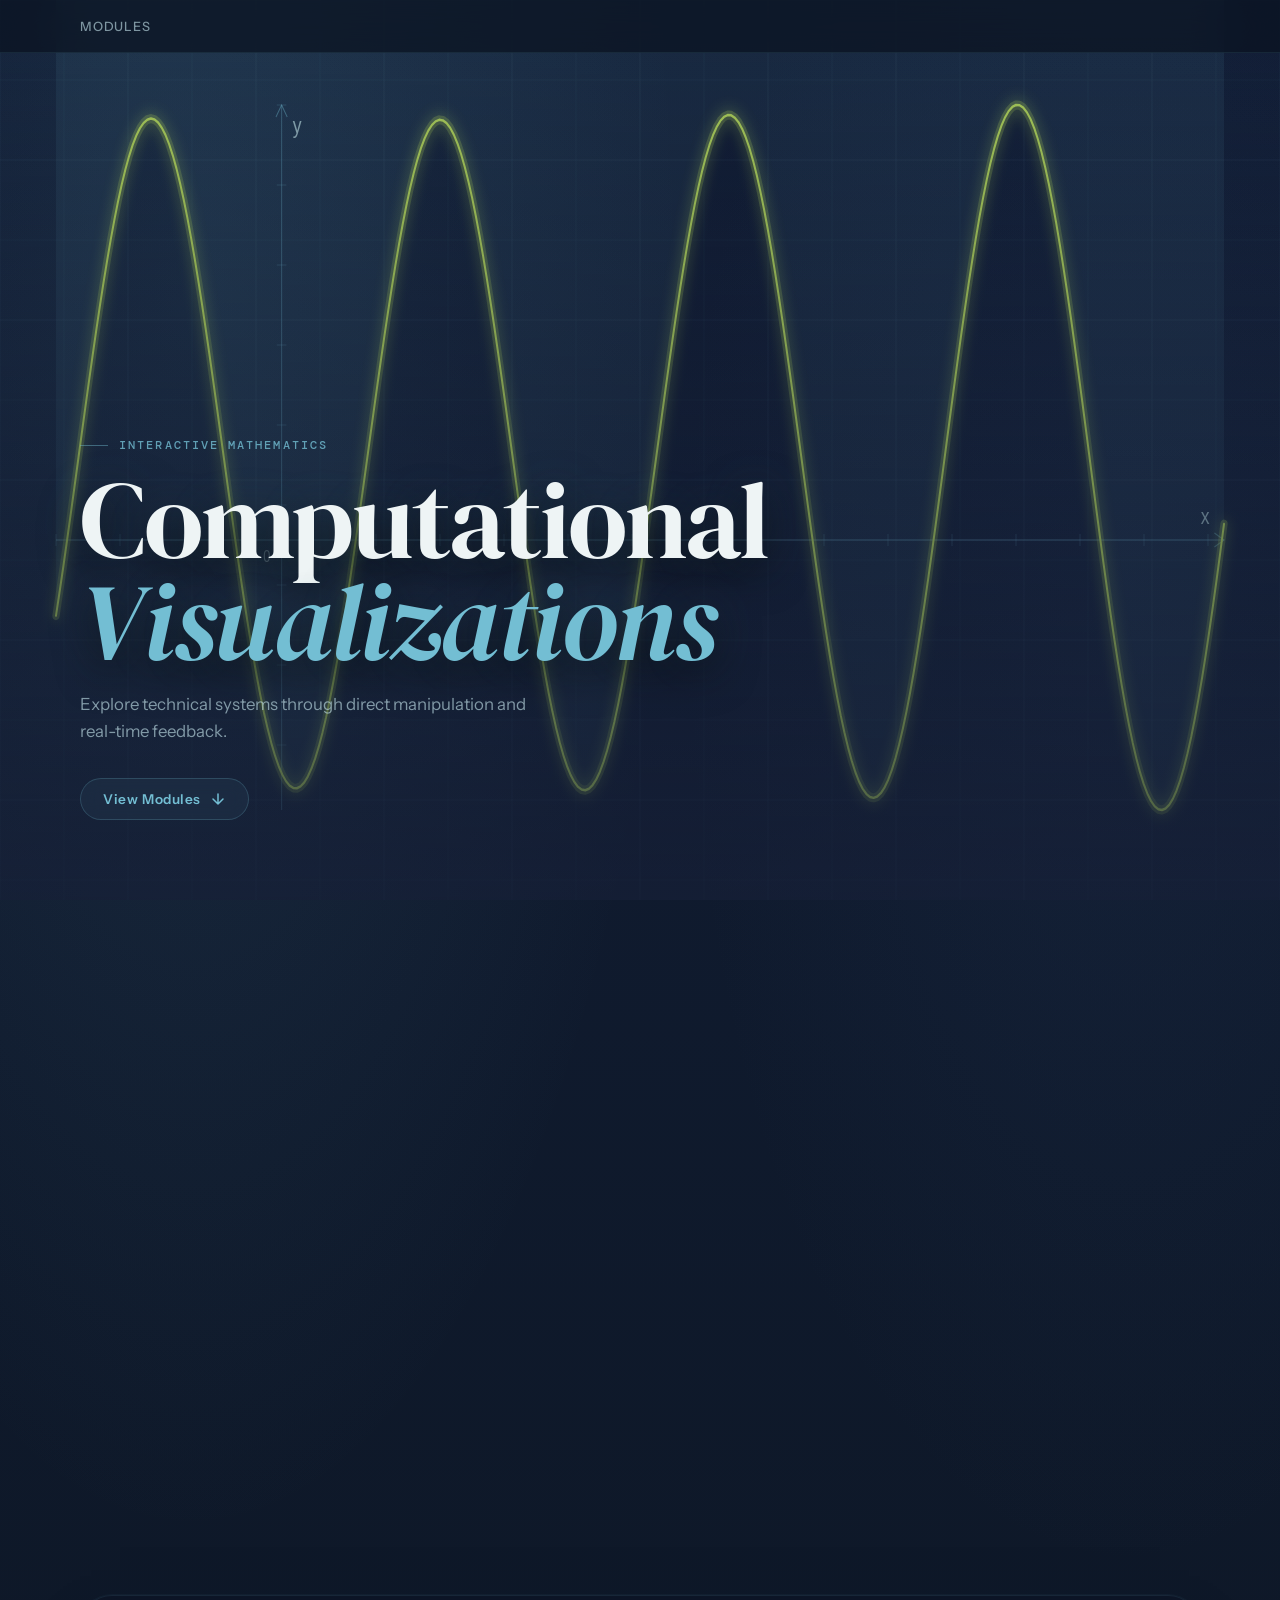
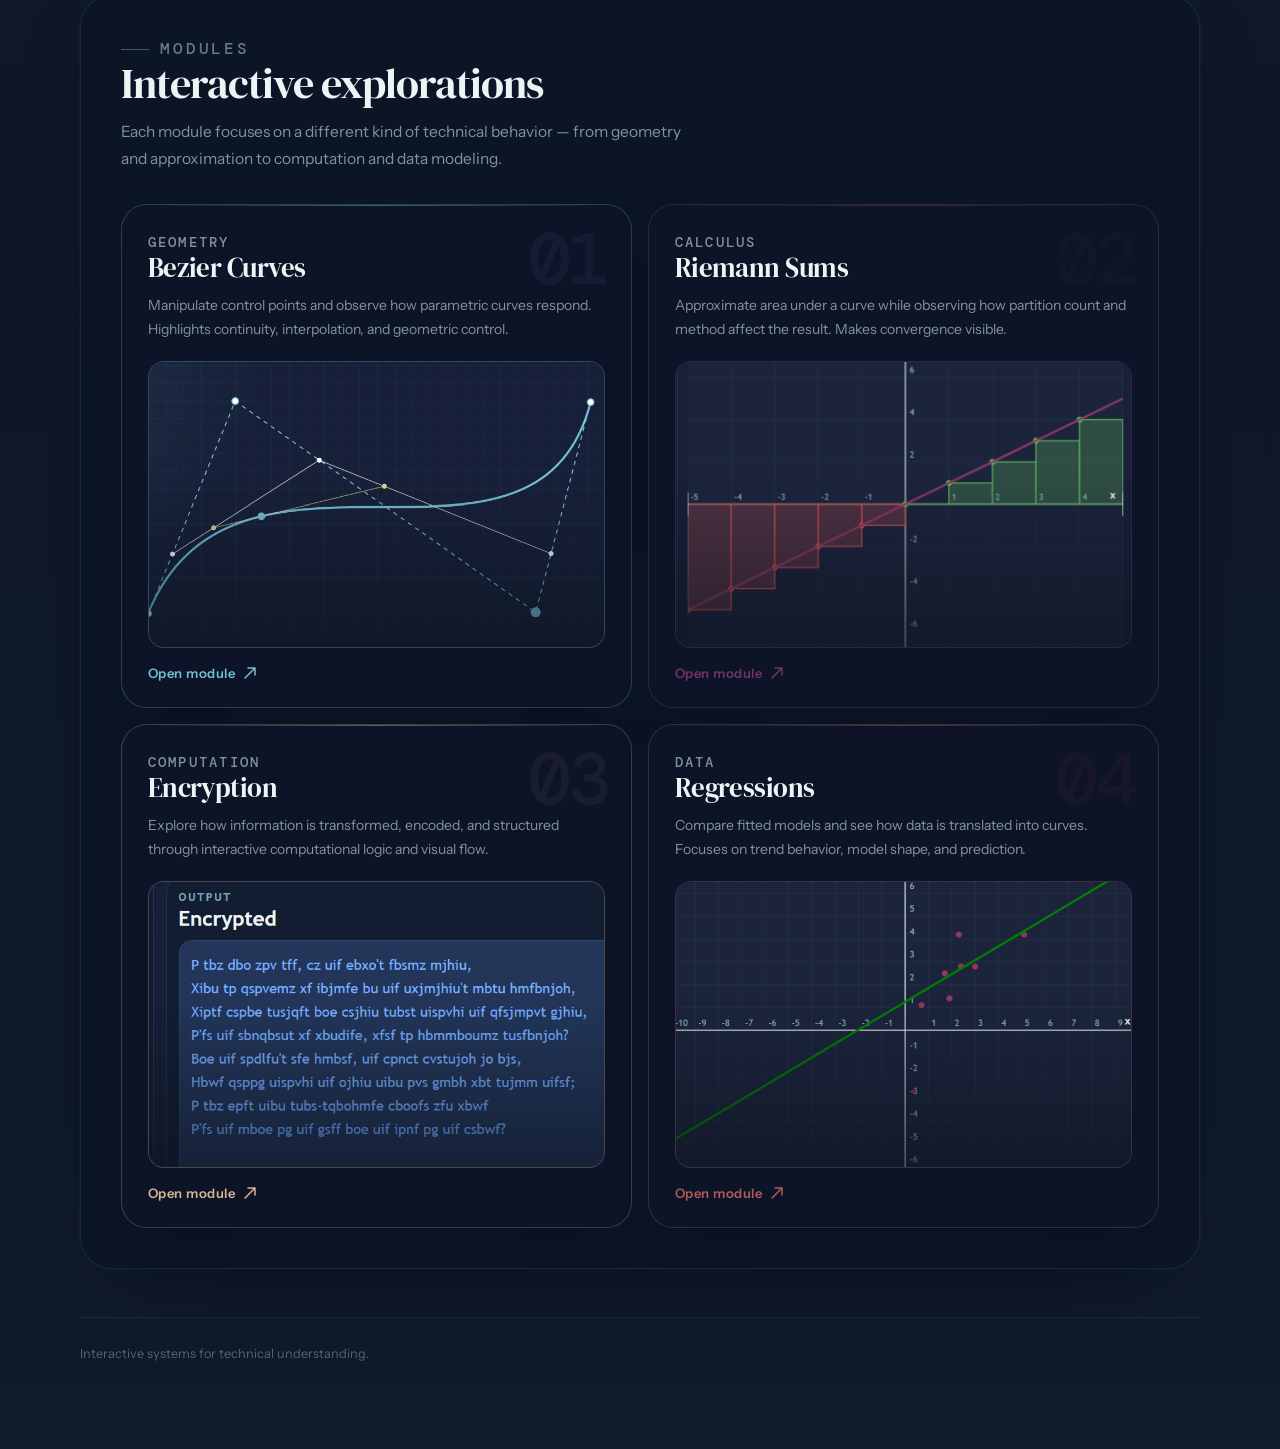
<file: index.html>
<!DOCTYPE html>
<html lang="en">
<head>
    <meta charset="UTF-8">
    <meta name="viewport" content="width=device-width, initial-scale=1.0">
    <title>Computational Visualizations</title>
    <link rel="preconnect" href="https://fonts.googleapis.com">
    <link rel="preconnect" href="https://fonts.gstatic.com" crossorigin>
    <link href="https://fonts.googleapis.com/css2?family=DM+Serif+Display:ital@0;1&family=DM+Mono:wght@400;500&family=Instrument+Sans:wght@400;500;600&display=swap" rel="stylesheet">
    <link rel="stylesheet" href="palette.css">
    <link rel="stylesheet" href="styles.css">
</head>
<body>
    <nav class="site-nav" aria-label="Site navigation">
        <div class="nav-inner">
            
            <div class="nav-links">
                <a href="#projects">Modules</a>
            </div>
        </div>
    </nav>

    <main class="page">
        <section class="hero-stage" aria-label="Animated graph introduction">
            <div class="hero-sticky">
                <div class="graph-backdrop" id="graph-backdrop">
                    <svg id="graph-svg" class="graph-svg" viewBox="0 0 1600 900" preserveAspectRatio="none" aria-hidden="true">
                        <defs>
                            <filter id="glow">
                                <feGaussianBlur stdDeviation="8" result="blur"></feGaussianBlur>
                                <feMerge>
                                    <feMergeNode in="blur"></feMergeNode>
                                    <feMergeNode in="SourceGraphic"></feMergeNode>
                                </feMerge>
                            </filter>
                            <linearGradient id="scan-gradient" x1="0%" x2="100%" y1="0%" y2="0%">
                                <stop offset="0%" stop-color="rgba(115,190,211,0)"></stop>
                                <stop offset="50%" stop-color="rgba(115,190,211,0.07)"></stop>
                                <stop offset="100%" stop-color="rgba(115,190,211,0)"></stop>
                            </linearGradient>
                            <linearGradient id="hero-fade" x1="0%" x2="0%" y1="0%" y2="100%">
                                <stop offset="0%" stop-color="rgba(23,32,56,0)"></stop>
                                <stop offset="100%" stop-color="rgba(23,32,56,0.65)"></stop>
                            </linearGradient>
                        </defs>

                        <g id="graph-grid"></g>
                        <g id="graph-axes"></g>
                        <g id="graph-ticks"></g>
                        <g id="graph-labels"></g>
                        <g id="graph-ornaments"></g>

                        <path id="graph-fill" class="graph-fill"></path>
                        <path id="graph-line-glow" class="graph-line-glow"></path>
                        <path id="graph-line" class="graph-line"></path>
                        <rect x="0" y="0" width="1600" height="900" fill="url(#hero-fade)" pointer-events="none"></rect>
                    </svg>
                </div>

                <div class="hero-overlay">
                    <div class="hero-content">
                        <p class="eyebrow">
                            <span class="eyebrow-line"></span>
                            Interactive Mathematics
                        </p>
                        <h1>Computational<br><em>Visualizations</em></h1>
                        <p class="hero-sub">Explore technical systems through direct manipulation and real-time feedback.</p>
                        <a href="#projects" class="hero-cta">
                            <span>View Modules</span>
                            <svg width="16" height="16" viewBox="0 0 16 16" fill="none" aria-hidden="true">
                                <path d="M8 3L8 13M8 13L3 8M8 13L13 8" stroke="currentColor" stroke-width="1.5" stroke-linecap="round" stroke-linejoin="round"/>
                            </svg>
                        </a>
                    </div>
                </div>
            </div>
        </section>

        <section class="content-shell">

            <section class="projects-section" id="projects" aria-labelledby="projects-title">
                <div class="section-heading">
                    <p class="eyebrow">
                        <span class="eyebrow-line"></span>
                        Modules
                    </p>
                    <h2 id="projects-title">Interactive explorations</h2>
                    <p>
                        Each module focuses on a different kind of technical behavior —
                        from geometry and approximation to computation and data modeling.
                    </p>
                </div>

                <div class="project-grid">
                    <article class="project-card project-bezier" id="bezier">
                        <div class="card-shine"></div>
                        <div class="card-number">01</div>
                        <p class="project-label">Geometry</p>
                        <h3>Bezier Curves</h3>
                        <p>
                            Manipulate control points and observe how parametric curves respond.
                            Highlights continuity, interpolation, and geometric control.
                        </p>
                        <figure class="project-media">
                            <img src="Public/Bezier.png" alt="Screenshot of the Bezier curve visualization">
                            <div class="media-overlay"></div>
                        </figure>
                        <a href="BezierCurves/Bezier.html" class="card-link">
                            Open module
                            <svg width="14" height="14" viewBox="0 0 14 14" fill="none" aria-hidden="true">
                                <path d="M2 12L12 2M12 2H5M12 2V9" stroke="currentColor" stroke-width="1.5" stroke-linecap="round" stroke-linejoin="round"/>
                            </svg>
                        </a>
                    </article>

                    <article class="project-card project-riemann" id="riemann">
                        <div class="card-shine"></div>
                        <div class="card-number">02</div>
                        <p class="project-label">Calculus</p>
                        <h3>Riemann Sums</h3>
                        <p>
                            Approximate area under a curve while observing how partition count
                            and method affect the result. Makes convergence visible.
                        </p>
                        <figure class="project-media">
                            <img src="Public/ReimannSum.png" alt="Screenshot of the Riemann sum visualization">
                            <div class="media-overlay"></div>
                        </figure>
                        <a href="ReimannSum/Reimann.html" class="card-link">
                            Open module
                            <svg width="14" height="14" viewBox="0 0 14 14" fill="none" aria-hidden="true">
                                <path d="M2 12L12 2M12 2H5M12 2V9" stroke="currentColor" stroke-width="1.5" stroke-linecap="round" stroke-linejoin="round"/>
                            </svg>
                        </a>
                    </article>

                    <article class="project-card project-encryption" id="encryption">
                        <div class="card-shine"></div>
                        <div class="card-number">03</div>
                        <p class="project-label">Computation</p>
                        <h3>Encryption</h3>
                        <p>
                            Explore how information is transformed, encoded, and structured
                            through interactive computational logic and visual flow.
                        </p>
                        <figure class="project-media">
                            <img src="Public/Enrcyption.png" alt="Screenshot of the encryption visualization">
                            <div class="media-overlay"></div>
                        </figure>
                        <a href="Encryption/Encryption.html" class="card-link">
                            Open module
                            <svg width="14" height="14" viewBox="0 0 14 14" fill="none" aria-hidden="true">
                                <path d="M2 12L12 2M12 2H5M12 2V9" stroke="currentColor" stroke-width="1.5" stroke-linecap="round" stroke-linejoin="round"/>
                            </svg>
                        </a>
                    </article>

                    <article class="project-card project-regressions" id="regressions">
                        <div class="card-shine"></div>
                        <div class="card-number">04</div>
                        <p class="project-label">Data</p>
                        <h3>Regressions</h3>
                        <p>
                            Compare fitted models and see how data is translated into curves.
                            Focuses on trend behavior, model shape, and prediction.
                        </p>
                        <figure class="project-media">
                            <img src="Public/Regression.png" alt="Screenshot of the regression visualization">
                            <div class="media-overlay"></div>
                        </figure>
                        <a href="Regressions/Regressions.html" class="card-link">
                            Open module
                            <svg width="14" height="14" viewBox="0 0 14 14" fill="none" aria-hidden="true">
                                <path d="M2 12L12 2M12 2H5M12 2V9" stroke="currentColor" stroke-width="1.5" stroke-linecap="round" stroke-linejoin="round"/>
                            </svg>
                        </a>
                    </article>
                </div>
            </section>

            <footer class="site-footer">
                <div class="footer-inner">
                    <p>Interactive systems for technical understanding.</p>
                </div>
            </footer>
        </section>
    </main>

    <script src="main.js"></script>
</body>
</html>
</file>
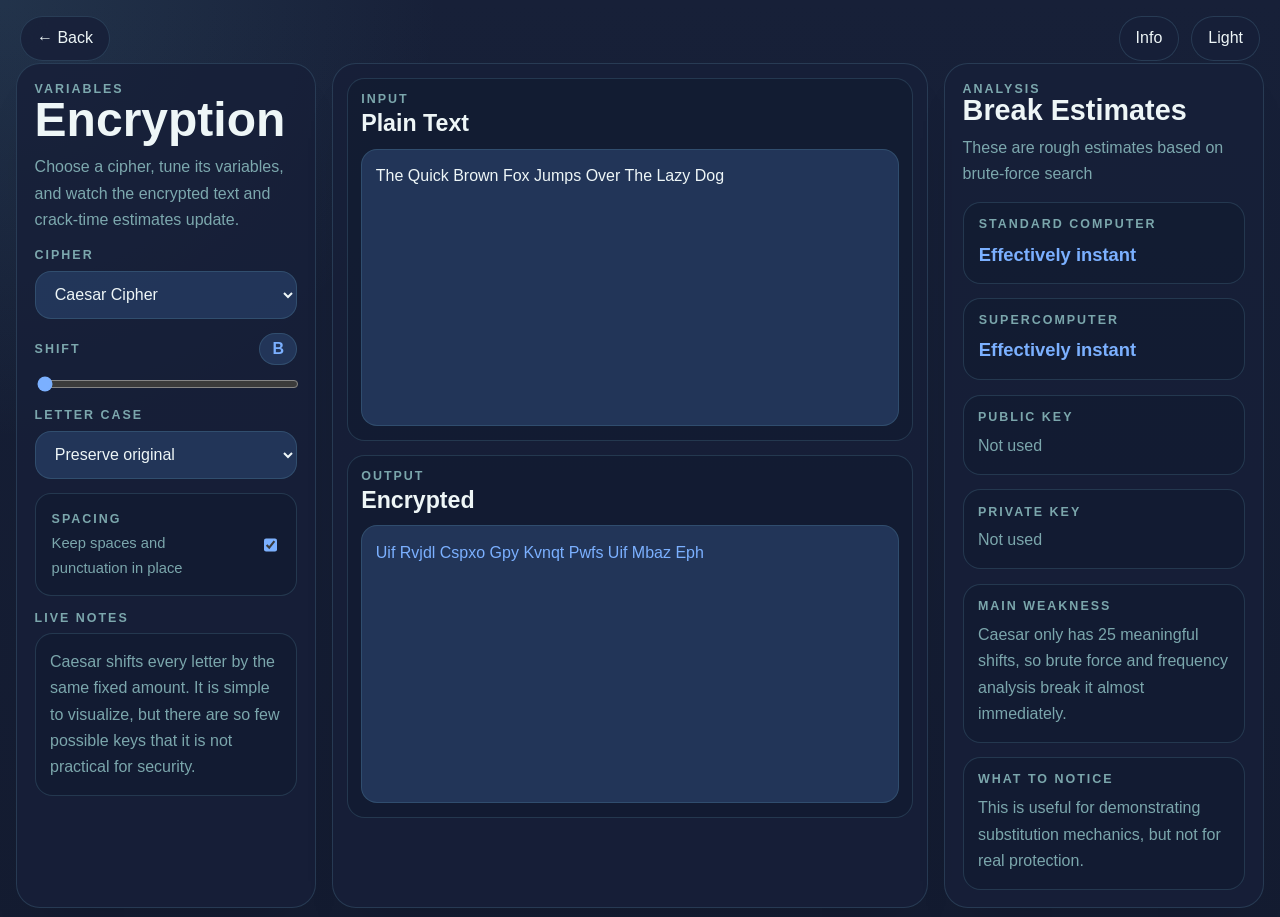
<file: Encryption/Encryption.html>
<!DOCTYPE html>
<html lang="en">
<head>
    <meta charset="UTF-8">
    <meta name="viewport" content="width=device-width, initial-scale=1.0">
    <title>Encryption | Technical Visualizations</title>
    <link rel="stylesheet" href="../palette.css">
    <link rel="stylesheet" href="Encryption.css">
</head>
<body>
    <header class="page-header">
        <a class="back-link" href="../index.html" aria-label="Back to project list">&larr; Back</a>
        <div class="header-actions">
            <button id="info-toggle" class="info-toggle" type="button" aria-label="Open Encryption information">Info</button>
            <button id="theme-toggle" class="theme-toggle" type="button" aria-label="Switch to light mode">Light</button>
        </div>
    </header>

    <main class="workspace">
        <section class="encryption-shell">
            <aside class="controls-panel" aria-label="Encryption variables">
                <div class="panel-header">
                    <p class="eyebrow">Variables</p>
                    <h1>Encryption</h1>
                    <p class="panel-copy">Choose a cipher, tune its variables, and watch the encrypted text and crack-time estimates update.</p>
                </div>

                <div class="control-group">
                    <label class="label" for="algorithm">Cipher</label>
                    <select id="algorithm" class="panel-input">
                        <option value="caesar">Caesar Cipher</option>
                        <option value="vigenere">Vigenere Cipher</option>
                        <option value="rsa">RSA</option>
                    </select>
                </div>

                <div id="cipher-variable-slot"></div>
                <div id="shared-options-slot"></div>

                <div class="control-group">
                    <p class="label">Live Notes</p>
                    <div id="live-notes" class="note-card" aria-live="polite"></div>
                </div>
            </aside>

            <section class="editor-panel" aria-label="Encryption editor">
                <div class="editor-stack">
                    <section class="text-card">
                        <div class="card-header">
                            <p class="eyebrow">Input</p>
                            <h2>Plain Text</h2>
                        </div>
                        <textarea id="plain-text" class="text-box" spellcheck="false">The Quick Brown Fox Jumps Over The Lazy Dog</textarea>
                    </section>

                    <section class="text-card">
                        <div class="card-header">
                            <p class="eyebrow">Output</p>
                            <h2>Encrypted</h2>
                        </div>
                        <textarea id="encrypted-text" class="text-box output-box" readonly></textarea>
                    </section>
                </div>
            </section>

            <aside class="analysis-panel" aria-label="Encryption analysis">
                <div class="panel-header">
                    <p class="eyebrow">Analysis</p>
                    <h2>Break Estimates</h2>
                    <p class="panel-copy">These are rough estimates based on brute-force search</p>
                </div>

                <div class="analysis-grid">
                    <article class="metric-card">
                        <p class="label">Standard Computer</p>
                        <p id="standard-time" class="metric-value">Instant</p>
                    </article>
                    <article class="metric-card">
                        <p class="label">Supercomputer</p>
                        <p id="super-time" class="metric-value">Instant</p>
                    </article>
                </div>

                <div class="insight-block">
                    <p class="label">Public Key</p>
                    <p id="public-key-copy" class="insight-copy"></p>
                </div>

                <div class="insight-block">
                    <p class="label">Private Key</p>
                    <p id="private-key-copy" class="insight-copy"></p>
                </div>

                <div class="insight-block">
                    <p class="label">Main Weakness</p>
                    <p id="weakness-copy" class="insight-copy"></p>
                </div>

                <div class="insight-block">
                    <p class="label">What To Notice</p>
                    <p id="observation-copy" class="insight-copy"></p>
                </div>
            </aside>
        </section>
    </main>

    <template id="shift-group-template">
        <div id="shift-group" class="control-group">
            <div class="split-label">
                <label class="label" for="shift">Shift</label>
                <span id="shift-value" class="value-chip">B</span>
            </div>
            <input id="shift" class="panel-range" type="range" min="1" max="25" value="1">
        </div>
    </template>

    <template id="keyword-group-template">
        <div id="keyword-group" class="control-group">
            <label class="label" for="keyword">Keyword</label>
            <input id="keyword" class="panel-input" type="text" value="Keyword" maxlength="25" spellcheck="false">
        </div>
    </template>

    <template id="rsa-group-template">
        <div id="rsa-group" class="rsa-group">
            <div class="control-group">
                <div class="split-label">
                    <label class="label" for="prime-p-index">Prime 1</label>
                    <span id="prime-p-value" class="value-chip">31</span>
                </div>
                <input id="prime-p-index" class="panel-range" type="range" min="1" max="1" value="1">
            </div>
            <div class="control-group">
                <div class="split-label">
                    <label class="label" for="prime-q-index">Prime 2</label>
                    <span id="prime-q-value" class="value-chip">37</span>
                </div>
                <input id="prime-q-index" class="panel-range" type="range" min="1" max="1" value="1">
            </div>
        </div>
    </template>

    <template id="classical-options-template">
        <div id="classical-options-group" class="classical-options-group">
            <div class="control-group">
                <label class="label" for="letter-case">Letter Case</label>
                <select id="letter-case" class="panel-input">
                    <option value="preserve">Preserve original</option>
                    <option value="upper">Uppercase output</option>
                </select>
            </div>

            <label class="toggle-row" for="preserve-spacing">
                <span>
                    <span class="label">Spacing</span>
                    <span class="toggle-copy">Keep spaces and punctuation in place</span>
                </span>
                <input id="preserve-spacing" type="checkbox" checked>
            </label>
        </div>
    </template>

    <div id="info-modal" class="info-modal" hidden>
        <div id="info-backdrop" class="info-backdrop"></div>
        <section class="info-panel" role="dialog" aria-modal="true" aria-labelledby="info-title">
            <div class="info-header">
                <div>
                    <p class="label">Guide</p>
                    <h2 id="info-title">Encryption Notes</h2>
                </div>
                <button id="info-close" class="info-close" type="button" aria-label="Close information panel">Close</button>
            </div>
            <div class="info-content">
                <section>
                    <h3>Layout</h3>
                    <p>
                        The left panel controls the active cipher variables, the center panel shows plaintext and encrypted output, and the right panel shows break estimates, key information, and explanatory notes.
                    </p>
                    <p>
                        This project is designed to compare simple classical ciphers against an asymmetric system. It emphasizes how the calculations work, not just what the final ciphertext looks like.
                    </p>
                </section>
                <section>
                    <h3>Caesar Cipher</h3>
                    <p>
                        Caesar shifts every alphabetic character by the same fixed amount. The shift chip displays the key letter where A means shift 0, B means shift 1, C means shift 2, and so on.
                    </p>
                    <p>
                        Calculation steps:
                    </p>
                    <p>
                        1. Convert each letter to an index from 0 through 25.
                    </p>
                    <p>
                        2. Add the selected shift.
                    </p>
                    <p>
                        3. Wrap around the alphabet with modulo 26.
                    </p>
                    <p>
                        Formula: encrypted_index = (plain_index + shift) mod 26.
                    </p>
                    <p>
                        Example with shift 3: A becomes D, B becomes E, X becomes A, and Z becomes C.
                    </p>
                    <p>
                        Because there are only 25 meaningful shifts, brute force is essentially instant.
                    </p>
                </section>
                <section>
                    <h3>Vigenere Cipher</h3>
                    <p>
                        Vigenere uses a repeating keyword so the shift changes from character to character.
                    </p>
                    <p>
                        Calculation steps:
                    </p>
                    <p>
                        1. Repeat the keyword across the plaintext.
                    </p>
                    <p>
                        2. Convert each keyword letter into a shift value from 0 through 25.
                    </p>
                    <p>
                        3. Add that shift to the matching plaintext letter.
                    </p>
                    <p>
                        4. Wrap around the alphabet with modulo 26.
                    </p>
                    <p>
                        Formula: encrypted_index = (plain_index + keyword_index) mod 26.
                    </p>
                    <p>
                        Example with keyword MATH: M gives shift 12, A gives shift 0, T gives shift 19, and H gives shift 7, then the pattern repeats.
                    </p>
                    <p>
                        Vigenere is stronger than Caesar, but repeated-key structure still leaks patterns that can be analyzed.
                    </p>
                </section>
                <section>
                    <h3>RSA</h3>
                    <p>
                        RSA is an asymmetric encryption system built from two prime numbers. This demo lets you choose those ramdom primes between 1,000,000 and 1,000,000,000 and then builds the public key and private key from the selected pair.
                    </p>
                    <p>
                        RSA, or asymmetric encryption, is widely used today for secure communication, certificate systems, digital signatures, and key exchange.
                    </p>
                    <p>
                        To truly be effective, RSA must use very large prime numbers. That is what makes factoring the modulus infeasible even for supercomputers. This demo intentionally uses much smaller values so the calculations stay readable.
                    </p>
                    <p>
                        RSA calculation steps:
                    </p>
                    <p>
                        1. Choose two different primes p and q.
                    </p>
                    <p>
                        2. Compute n = p x q.
                    </p>
                    <p>
                        3. Compute phi(n) = (p - 1) x (q - 1).
                    </p>
                    <p>
                        4. Choose a public exponent e such that gcd(e, phi(n)) = 1.
                    </p>
                    <p>
                        5. Compute the private exponent d so that (d x e) mod phi(n) = 1.
                    </p>
                    <p>
                        6. The public key is (e, n) and the private key is (d, n).
                    </p>
                    <p>
                        Encryption formula: ciphertext = plaintext^e mod n.
                    </p>
                    <p>
                        Decryption formula: plaintext = ciphertext^d mod n.
                    </p>
                    <p>
                        In this demo, each character code is encrypted separately and shown as a numeric block so you can see the modular arithmetic more clearly.
                    </p>
                </section>
                <section>
                    <h3>What The Demo Calculates</h3>
                    <p>
                        Caesar: one constant shift applied to every letter.
                    </p>
                    <p>
                        Vigenere: a repeating sequence of keyword-derived shifts.
                    </p>
                    <p>
                        RSA: prime selection, modulus n, Euler totient phi(n), a valid public exponent e, a matching private exponent d, and modular exponentiation for encryption.
                    </p>
                    <p>
                        That means the project is showing the actual transformation process rather than only showing a label and a final output string.
                    </p>
                </section>
                <section>
                    <h3>Break Times</h3>
                    <p>
                        The estimates on the right are simplified intuition tools. They are not formal cryptographic guarantees.
                    </p>
                    <p>
                        For Caesar and Vigenere, the estimate is roughly tied to the size of the key search space. For RSA in this demo, the estimate is only a very rough stand-in based on the modulus size and should not be treated as a real-world attack benchmark.
                    </p>
                    <p>
                        Real security depends on algorithm design, key size, implementation quality, padding schemes, and side-channel resistance, not just on one headline number.
                    </p>
                </section>
            </div>
        </section>
    </div>

    <script src="Encryption.js"></script>
</body>
</html>
</file>
<file: palette.css>
/* Apollo Palette Colors */
/* Source: https://lospec.com/palette-list/apollo */

:root {
  /* Dark Theme Colors */
  --apollo-bg-dark: #172038;
  --apollo-nav-dark: #253a5e;
  --apollo-section-dark: #1e1e4e;
  --apollo-accent-dark: #4f8fba;
  --apollo-link-dark: #73bed3;
  --apollo-text-dark: #a4dddb;

  /* Light Theme Colors */
  --apollo-bg-light: #e7d5b3;
  --apollo-nav-light: #d7b594;
  --apollo-section-light: #c09473;
  --apollo-accent-light: #ad7757;
  --apollo-link-light: #7a4841;
  --apollo-text-light: #4d2b32;

  /* Additional Colors for Gradient */
  --apollo-gradient-1: #3c5e8b;
  --apollo-gradient-2: #a8ca58;

  /* Full Palette for Reference */
  --apollo-1: #172038;
  --apollo-2: #253a5e;
  --apollo-3: #3c5e8b;
  --apollo-4: #4f8fba;
  --apollo-5: #73bed3;
  --apollo-6: #a4dddb;
  --apollo-7: #19332d;
  --apollo-8: #25562e;
  --apollo-9: #468232;
  --apollo-10: #75a743;
  --apollo-11: #a8ca58;
  --apollo-12: #d0da91;
  --apollo-13: #4d2b32;
  --apollo-14: #7a4841;
  --apollo-15: #ad7757;
  --apollo-16: #c09473;
  --apollo-17: #d7b594;
  --apollo-18: #e7d5b3;
  --apollo-19: #341c27;
  --apollo-20: #602c2c;
  --apollo-21: #884b2b;
  --apollo-22: #be772b;
  --apollo-23: #de9e41;
  --apollo-24: #e8c170;
  --apollo-25: #241527;
  --apollo-26: #411d31;
  --apollo-27: #752438;
  --apollo-28: #a53030;
  --apollo-29: #cf573c;
  --apollo-30: #da863e;
  --apollo-31: #1e1e4e;
  --apollo-32: #2d1b69;
  --apollo-33: #422060;
  --apollo-34: #5b2160;
  --apollo-35: #723465;
  --apollo-36: #8c3a60;
  --apollo-37: #a3435c;
  --apollo-38: #b15a5a;
  --apollo-39: #c4754a;
  --apollo-40: #d0935a;
  --apollo-41: #e6b34a;
}
</file>
<file: styles.css>
:root {
    --bg-color: var(--apollo-bg-dark);
    --surface-color: rgba(17, 28, 48, 0.82);
    --surface-strong: rgba(12, 19, 34, 0.94);
    --surface-soft: rgba(20, 33, 54, 0.55);
    --text-color: #eef4f5;
    --muted-text: rgba(180, 210, 218, 0.68);
    --border-color: rgba(115, 190, 211, 0.10);
    --border-strong: rgba(115, 190, 211, 0.22);
    --shadow-color: rgba(0, 0, 0, 0.55);
    --grid-line: rgba(115, 190, 211, 0.07);
    --axis-line: rgba(115, 190, 211, 0.24);
    --hero-glow-a: rgba(115, 190, 211, 0.10);
    --hero-glow-b: rgba(60, 94, 139, 0.10);
    --font-display: 'DM Serif Display', Georgia, serif;
    --font-body: 'Instrument Sans', 'Segoe UI', sans-serif;
    --font-mono: 'DM Mono', 'Courier New', monospace;
}

* {
    box-sizing: border-box;
}

html {
    scroll-behavior: smooth;
    scrollbar-width: none;
}

html::-webkit-scrollbar,
body::-webkit-scrollbar {
    width: 0;
    height: 0;
}

body {
    margin: 0;
    min-height: 100vh;
    font-family: var(--font-body);
    font-size: 16px;
    color: var(--text-color);
    background:
        radial-gradient(ellipse at 15% 10%, var(--hero-glow-a), transparent 32%),
        radial-gradient(ellipse at 88% 20%, var(--hero-glow-b), transparent 28%),
        linear-gradient(180deg, #111d35 0%, #0e1828 55%, #0f1a2c 100%);
    overflow-x: hidden;
    -ms-overflow-style: none;
}

a {
    color: inherit;
    text-decoration: none;
}

img {
    display: block;
    max-width: 100%;
}

/* ─── NAV ─── */

.site-nav {
    position: fixed;
    top: 0;
    left: 0;
    right: 0;
    z-index: 100;
    padding: 0 2rem;
    background: rgba(11, 18, 32, 0.72);
    backdrop-filter: blur(18px);
    border-bottom: 1px solid var(--border-color);
}

.nav-inner {
    display: flex;
    align-items: center;
    justify-content: space-between;
    height: 3.25rem;
    max-width: 1120px;
    margin: 0 auto;
}

.nav-logo {
    font-family: var(--font-mono);
    font-size: 1rem;
    font-weight: 500;
    letter-spacing: 0.04em;
    color: var(--text-color);
}

.nav-logo-dot {
    color: var(--apollo-link-dark);
}

.nav-links {
    display: flex;
    gap: 2rem;
}

.nav-links a {
    font-size: 0.8rem;
    font-weight: 500;
    letter-spacing: 0.06em;
    text-transform: uppercase;
    color: var(--muted-text);
    transition: color 0.2s ease;
}

.nav-links a:hover {
    color: var(--text-color);
}

/* ─── PAGE ─── */

.page {
    position: relative;
}

/* ─── HERO ─── */

.hero-stage {
    position: relative;
    height: 175vh;
}

.hero-sticky {
    position: sticky;
    top: 0;
    height: 100vh;
    overflow: hidden;
    background: transparent;
}

.graph-backdrop {
    position: absolute;
    inset: 0;
    will-change: transform, opacity;
}

.graph-svg {
    display: block;
    width: 100%;
    height: 100%;
}

.graph-fill {
    fill: rgba(115, 190, 211, 0.08);
    transition: fill 0.7s ease, opacity 0.5s ease;
}

.graph-line-glow {
    fill: none;
    stroke-width: 9;
    opacity: 0.35;
    filter: url(#glow);
    stroke-linecap: round;
    stroke-linejoin: round;
    transition: stroke 0.45s ease;
}

.graph-line {
    fill: none;
    stroke-width: 2.5;
    stroke-linecap: round;
    stroke-linejoin: round;
    transition: stroke 0.45s ease;
}

.hero-overlay {
    position: relative;
    z-index: 3;
    display: flex;
    align-items: flex-end;
    justify-content: flex-start;
    min-height: 100%;
    width: min(1120px, calc(100% - 3rem));
    margin: 0 auto;
    padding: 0 0 5rem;
}

.hero-content {
    max-width: 680px;
}

.hero-overlay h1 {
    margin: 0.75rem 0 1.25rem;
    font-family: var(--font-display);
    font-size: clamp(3.6rem, 8.5vw, 6.8rem);
    font-weight: 400;
    line-height: 0.92;
    letter-spacing: -0.02em;
    text-shadow:
        0 0 48px rgba(115, 190, 211, 0.14),
        0 12px 42px rgba(0, 0, 0, 0.8);
}

.hero-overlay h1 em {
    font-style: italic;
    color: var(--apollo-link-dark);
}

.hero-sub {
    margin: 0 0 2rem;
    font-size: 1.05rem;
    color: var(--muted-text);
    line-height: 1.65;
    max-width: 42ch;
}

.hero-cta {
    display: inline-flex;
    align-items: center;
    gap: 0.55rem;
    padding: 0.75rem 1.4rem;
    border: 1px solid var(--border-strong);
    border-radius: 100px;
    font-size: 0.85rem;
    font-weight: 600;
    letter-spacing: 0.04em;
    background: rgba(115, 190, 211, 0.06);
    color: var(--apollo-link-dark);
    backdrop-filter: blur(8px);
    transition: background 0.2s ease, border-color 0.2s ease, transform 0.2s ease;
}

.hero-cta:hover {
    background: rgba(115, 190, 211, 0.13);
    border-color: rgba(115, 190, 211, 0.38);
    transform: translateY(-2px);
}

/* ─── EYEBROW ─── */

.eyebrow {
    display: flex;
    align-items: center;
    gap: 0.7rem;
    margin: 0 0 1.1rem;
    font-family: var(--font-mono);
    font-size: 0.72rem;
    font-weight: 500;
    letter-spacing: 0.18em;
    text-transform: uppercase;
    color: var(--apollo-link-dark);
    opacity: 0.8;
}

.eyebrow-line {
    display: inline-block;
    width: 28px;
    height: 1px;
    background: var(--apollo-link-dark);
    opacity: 0.55;
    flex-shrink: 0;
}

/* ─── CONTENT ─── */

.content-shell {
    position: relative;
    z-index: 5;
    width: min(1120px, calc(100% - 3rem));
    margin: 0 auto;
    padding: 0 0 5rem;
}

/* ─── INTRO PANEL ─── */

.intro-panel {
    border: 1px solid var(--border-color);
    border-radius: 2rem;
    background: rgba(13, 21, 38, 0.88);
    backdrop-filter: blur(20px);
    box-shadow:
        0 0 0 1px rgba(115, 190, 211, 0.04),
        0 32px 80px -40px var(--shadow-color);
    overflow: hidden;
}

.intro-panel-inner {
    padding: 2.5rem;
    display: grid;
    grid-template-columns: 1fr 1fr;
    gap: 3rem;
    align-items: start;
}

.intro-text h2 {
    margin: 0 0 1rem;
    font-family: var(--font-display);
    font-size: clamp(1.9rem, 3.5vw, 2.6rem);
    font-weight: 400;
    line-height: 1.08;
    letter-spacing: -0.025em;
}

.intro-text p {
    margin: 0;
    color: var(--muted-text);
    line-height: 1.75;
    font-size: 0.97rem;
}

/* ─── PRINCIPLES GRID ─── */

.principles-grid {
    display: grid;
    grid-template-columns: repeat(2, minmax(0, 1fr));
    gap: 0.75rem;
}

.principle-card {
    padding: 1.2rem;
    border: 1px solid var(--border-color);
    border-radius: 1.25rem;
    background: rgba(20, 32, 55, 0.6);
    transition: border-color 0.2s ease, background 0.2s ease;
}

.principle-card:hover {
    border-color: var(--border-strong);
    background: rgba(25, 40, 65, 0.7);
}

.principle-icon {
    font-family: var(--font-mono);
    font-size: 0.68rem;
    font-weight: 500;
    letter-spacing: 0.1em;
    color: var(--apollo-link-dark);
    opacity: 0.6;
    margin-bottom: 0.6rem;
}

.principle-card h3 {
    margin: 0 0 0.4rem;
    font-size: 0.95rem;
    font-weight: 600;
    letter-spacing: -0.01em;
}

.principle-card p {
    margin: 0;
    font-size: 0.85rem;
    color: var(--muted-text);
    line-height: 1.6;
}

/* ─── PROJECTS ─── */

.projects-section {
    margin-top: 1.25rem;
    padding: 2.5rem;
    border: 1px solid var(--border-color);
    border-radius: 2rem;
    background: rgba(13, 21, 38, 0.88);
    backdrop-filter: blur(20px);
    box-shadow:
        0 0 0 1px rgba(115, 190, 211, 0.04),
        0 32px 80px -40px var(--shadow-color);
}

.section-heading {
    margin-bottom: 2rem;
    max-width: 560px;
}

.section-heading h2 {
    margin: 0 0 0.75rem;
    font-family: var(--font-display);
    font-size: clamp(1.9rem, 3.5vw, 2.6rem);
    font-weight: 400;
    line-height: 1.08;
    letter-spacing: -0.025em;
}

.section-heading p {
    margin: 0;
    color: var(--muted-text);
    line-height: 1.7;
    font-size: 0.97rem;
}

/* ─── PROJECT CARDS ─── */

.project-grid {
    display: grid;
    grid-template-columns: repeat(2, minmax(0, 1fr));
    gap: 1rem;
}

.project-card {
    --project-accent: var(--apollo-accent-dark);
    --glow-x: 50%;
    --glow-y: 50%;
    position: relative;
    overflow: hidden;
    display: flex;
    flex-direction: column;
    padding: 1.6rem;
    border: 1px solid color-mix(in srgb, var(--project-accent) 18%, var(--border-color));
    border-radius: 1.6rem;
    background: rgba(14, 22, 40, 0.9);
    box-shadow: 0 16px 50px -32px var(--shadow-color);
    transition: transform 0.26s ease, border-color 0.26s ease, box-shadow 0.26s ease;
}

.project-card:hover,
.project-card:focus-within {
    transform: translateY(-6px);
    border-color: color-mix(in srgb, var(--project-accent) 50%, var(--border-color));
    box-shadow:
        0 28px 64px -36px color-mix(in srgb, var(--project-accent) 28%, var(--shadow-color)),
        0 0 0 1px color-mix(in srgb, var(--project-accent) 14%, transparent);
}

.project-card::before {
    content: "";
    position: absolute;
    top: 0;
    left: 1.6rem;
    right: 1.6rem;
    height: 1px;
    background: linear-gradient(90deg, transparent, var(--project-accent), transparent);
    opacity: 0.45;
}

.project-card::after {
    content: "";
    position: absolute;
    inset: 0;
    background: radial-gradient(circle at var(--glow-x) var(--glow-y), color-mix(in srgb, var(--project-accent) 12%, transparent), transparent 55%);
    opacity: 0;
    transition: opacity 0.25s ease;
    pointer-events: none;
    border-radius: inherit;
}

.project-card:hover::after,
.project-card:focus-within::after {
    opacity: 1;
}

.card-shine {
    position: absolute;
    inset: 0;
    background: linear-gradient(120deg, transparent 0%, rgba(255,255,255,0.03) 40%, transparent 65%);
    transform: translateX(-130%);
    pointer-events: none;
    transition: transform 0.75s ease;
    border-radius: inherit;
}

.project-card:hover .card-shine,
.project-card:focus-within .card-shine {
    transform: translateX(130%);
}

/* Large muted card number */
.card-number {
    position: absolute;
    top: 1.2rem;
    right: 1.4rem;
    font-family: var(--font-mono);
    font-size: 4.5rem;
    font-weight: 500;
    line-height: 1;
    color: var(--project-accent);
    opacity: 0.06;
    letter-spacing: -0.04em;
    pointer-events: none;
    user-select: none;
    transition: opacity 0.25s ease;
}

.project-card:hover .card-number {
    opacity: 0.1;
}

.project-label {
    position: relative;
    z-index: 1;
    margin: 0 0 0.6rem;
    font-family: var(--font-mono);
    font-size: 0.7rem;
    font-weight: 500;
    letter-spacing: 0.16em;
    text-transform: uppercase;
    color: var(--project-accent);
}

.project-card h3 {
    position: relative;
    z-index: 1;
    margin: 0 0 0.7rem;
    font-family: var(--font-display);
    font-size: 1.7rem;
    font-weight: 400;
    line-height: 1.05;
    letter-spacing: -0.02em;
}

.project-card p {
    position: relative;
    z-index: 1;
    margin: 0;
    font-size: 0.875rem;
    color: var(--muted-text);
    line-height: 1.7;
    flex: 1;
}

.project-media {
    position: relative;
    z-index: 1;
    margin: 1.2rem 0 0;
    border: 1px solid color-mix(in srgb, var(--project-accent) 20%, var(--border-color));
    border-radius: 1rem;
    overflow: hidden;
    background: color-mix(in srgb, var(--project-accent) 8%, rgba(10, 16, 30, 0.9));
}

.project-media img {
    width: 100%;
    aspect-ratio: 16 / 10;
    object-fit: cover;
    transition: transform 0.45s ease;
    display: block;
}

.media-overlay {
    position: absolute;
    inset: 0;
    background: linear-gradient(180deg, transparent 40%, rgba(10, 16, 28, 0.55) 100%);
    pointer-events: none;
}

.project-card:hover .project-media img,
.project-card:focus-within .project-media img {
    transform: scale(1.04);
}

.card-link {
    position: relative;
    z-index: 1;
    display: inline-flex;
    align-items: center;
    gap: 0.45rem;
    margin-top: 1.1rem;
    font-size: 0.82rem;
    font-weight: 600;
    letter-spacing: 0.04em;
    color: var(--project-accent);
    transition: gap 0.2s ease;
}

.card-link:hover {
    gap: 0.65rem;
}

/* ─── ACCENT COLORS ─── */

.project-bezier     { --project-accent: var(--apollo-5); }
.project-encryption { --project-accent: var(--apollo-17); }
.project-regressions{ --project-accent: var(--apollo-38); }
.project-riemann    { --project-accent: var(--apollo-35); }

/* ─── FOOTER ─── */

.site-footer {
    margin-top: 3rem;
    padding: 1.75rem 0 0.5rem;
    border-top: 1px solid var(--border-color);
}

.footer-inner {
    display: flex;
    align-items: center;
    justify-content: space-between;
    gap: 1rem;
}

.footer-inner p {
    margin: 0;
    font-size: 0.8rem;
    color: var(--muted-text);
    opacity: 0.6;
}

/* ─── GRAPH ANIMATIONS ─── */

.grid-pulse-line {
    animation: pulse-grid-line 4.2s ease-in-out infinite;
}

.graph-scan-line {
    animation: sweep-line 7s linear infinite;
}

@keyframes pulse-grid-line {
    0%, 100% { opacity: 0.14; }
    50% { opacity: 0.36; }
}

@keyframes sweep-line {
    0% { transform: translateX(-180px); opacity: 0; }
    10% { opacity: 0.3; }
    90% { opacity: 0.18; }
    100% { transform: translateX(1760px); opacity: 0; }
}

/* ─── RESPONSIVE ─── */

@media (max-width: 960px) {
    .intro-panel-inner {
        grid-template-columns: 1fr;
        gap: 2rem;
    }
}

@media (max-width: 900px) {
    .principles-grid,
    .project-grid {
        grid-template-columns: 1fr;
    }
}

@media (max-width: 760px) {
    .hero-stage {
        height: 160vh;
    }

    .hero-overlay {
        width: min(100% - 1.5rem, 1120px);
        padding-bottom: 3.5rem;
    }

    .content-shell {
        width: min(100% - 1.5rem, 1120px);
        padding-bottom: 3rem;
    }

    .intro-panel {
        border-radius: 1.5rem;
    }

    .intro-panel-inner,
    .projects-section {
        padding: 1.5rem;
        border-radius: 1.5rem;
    }

    .site-nav {
        padding: 0 1rem;
    }

    .footer-inner {
        flex-direction: column;
        align-items: flex-start;
    }
}
</file>
<file: Encryption/Encryption.css>
:root {
    --bg-color: #172038;
    --surface-color: rgba(23, 32, 56, 0.84);
    --surface-strong: rgba(37, 58, 94, 0.88);
    --surface-soft: rgba(18, 28, 49, 0.74);
    --text-color: #eef6f7;
    --muted-text: rgba(164, 221, 219, 0.72);
    --border-color: rgba(115, 190, 211, 0.18);
    --shadow-color: rgba(3, 9, 18, 0.34);
    --tool-accent: #7bb0ff;
}

body.light-mode {
    --bg-color: #f7f0e4;
    --surface-color: rgba(255, 251, 245, 0.88);
    --surface-strong: rgba(246, 238, 224, 0.92);
    --surface-soft: rgba(240, 231, 217, 0.84);
    --text-color: #2f1e21;
    --muted-text: rgba(77, 43, 50, 0.7);
    --border-color: rgba(122, 72, 65, 0.18);
    --shadow-color: rgba(75, 44, 29, 0.1);
    --tool-accent: #365b9d;
}

* {
    box-sizing: border-box;
}

html,
body {
    margin: 0;
    min-height: 100%;
}

body {
    font-family: "Trebuchet MS", "Segoe UI", sans-serif;
    background:
        radial-gradient(circle at top left, rgba(115, 190, 211, 0.12), transparent 28%),
        linear-gradient(180deg, var(--bg-color), color-mix(in srgb, var(--bg-color) 88%, black));
    color: var(--text-color);
}

body.modal-open {
    overflow: hidden;
}

button,
a,
input,
select,
textarea {
    font: inherit;
    color: inherit;
}

.page-header {
    position: fixed;
    top: 0;
    left: 0;
    right: 0;
    z-index: 20;
    display: flex;
    justify-content: space-between;
    align-items: center;
    padding: 1rem 1.25rem;
}

.back-link,
.info-toggle,
.theme-toggle {
    display: inline-flex;
    align-items: center;
    justify-content: center;
    min-height: 2.8rem;
    padding: 0 1rem;
    border: 1px solid var(--border-color);
    border-radius: 999px;
    background: var(--surface-color);
    backdrop-filter: blur(16px);
    text-decoration: none;
    box-shadow: 0 14px 32px -24px var(--shadow-color);
    cursor: pointer;
    transition: transform 0.18s ease, border-color 0.18s ease;
}

.back-link:hover,
.info-toggle:hover,
.theme-toggle:hover,
.back-link:focus-visible,
.info-toggle:focus-visible,
.theme-toggle:focus-visible {
    transform: translateY(-1px);
    border-color: rgba(115, 190, 211, 0.4);
}

.header-actions {
    display: flex;
    gap: 0.75rem;
}

.workspace {
    min-height: 100vh;
    padding: 3.95rem 1rem 0.55rem;
}

.encryption-shell {
    width: min(1380px, 100%);
    margin: 0 auto;
    display: grid;
    grid-template-columns: minmax(240px, 300px) minmax(0, 1fr) minmax(260px, 320px);
    gap: 1rem;
    align-items: stretch;
}

.controls-panel,
.editor-panel,
.analysis-panel {
    border: 1px solid var(--border-color);
    border-radius: 1.5rem;
    background: var(--surface-color);
    box-shadow: 0 24px 48px -34px var(--shadow-color);
}

.controls-panel,
.analysis-panel {
    display: grid;
    align-content: start;
    gap: 0.9rem;
    padding: 1.1rem;
}

.editor-panel {
    padding: 0.85rem;
}

.panel-header h1,
.panel-header h2 {
    margin: 0;
    line-height: 1;
}

.panel-header h1 {
    font-size: clamp(2.1rem, 4vw, 3rem);
}

.panel-header h2 {
    font-size: 1.8rem;
}

.panel-copy,
.toggle-copy,
.insight-copy,
.note-card,
.metric-value,
.text-box {
    line-height: 1.65;
}

.panel-copy {
    margin: 0.65rem 0 0;
    color: var(--muted-text);
}

.eyebrow,
.label {
    margin: 0;
    color: var(--muted-text);
    font-size: 0.78rem;
    font-weight: 700;
    letter-spacing: 0.16em;
    text-transform: uppercase;
}

.control-group {
    display: grid;
    gap: 0.55rem;
}

.rsa-group,
.classical-options-group {
    display: grid;
    gap: 0.9rem;
}

.split-label {
    display: flex;
    align-items: center;
    justify-content: space-between;
    gap: 1rem;
}

.value-chip {
    display: inline-flex;
    align-items: center;
    justify-content: center;
    min-width: 2.4rem;
    min-height: 2rem;
    padding: 0 0.7rem;
    border: 1px solid var(--border-color);
    border-radius: 999px;
    background: var(--surface-strong);
    color: var(--tool-accent);
    font-weight: 700;
}

.panel-input,
.text-box {
    width: 100%;
    border: 1px solid var(--border-color);
    border-radius: 1rem;
    background: var(--surface-strong);
    outline: none;
}

.panel-input {
    min-height: 3rem;
    padding: 0 0.95rem;
}

.panel-input:focus-visible,
.text-box:focus-visible,
.panel-range:focus-visible {
    border-color: rgba(115, 190, 211, 0.45);
}

.panel-range {
    width: 100%;
    accent-color: var(--tool-accent);
}

.toggle-row {
    display: flex;
    align-items: center;
    justify-content: space-between;
    gap: 1rem;
    padding: 0.95rem 1rem;
    border: 1px solid var(--border-color);
    border-radius: 1rem;
    background: var(--surface-soft);
}

.toggle-row input {
    width: 1.1rem;
    height: 1.1rem;
    accent-color: var(--tool-accent);
}

.toggle-copy {
    display: block;
    margin-top: 0.25rem;
    color: var(--muted-text);
    font-size: 0.92rem;
}

.note-card,
.metric-card,
.insight-block,
.text-card {
    border: 1px solid var(--border-color);
    border-radius: 1.1rem;
    background: var(--surface-soft);
}

.note-card {
    padding: 0.9rem;
    color: var(--muted-text);
}

.editor-stack {
    display: grid;
    grid-template-rows: 1fr 1fr;
    gap: 0.85rem;
    min-height: calc(100vh - 10rem);
}

.text-card {
    display: grid;
    grid-template-rows: auto 1fr;
    gap: 0.7rem;
    padding: 0.85rem;
}

.card-header h2 {
    margin: 0.25rem 0 0;
    font-size: 1.45rem;
}

.text-box {
    resize: none;
    min-height: 0;
    padding: 0.85rem;
    color: var(--text-color);
}

.output-box {
    color: var(--tool-accent);
}

.analysis-grid {
    display: grid;
    gap: 0.85rem;
}

.metric-card {
    padding: 0.85rem 0.95rem;
}

.metric-value {
    margin: 0.55rem 0 0;
    font-size: 1.15rem;
    font-weight: 700;
    color: var(--tool-accent);
}

.insight-block {
    padding: 0.9rem;
}

.insight-copy {
    margin: 0.55rem 0 0;
    color: var(--muted-text);
    overflow-wrap: anywhere;
}

.info-modal[hidden] {
    display: none;
}

.info-modal {
    position: fixed;
    inset: 0;
    z-index: 30;
}

.info-backdrop {
    position: absolute;
    inset: 0;
    background: rgba(8, 14, 28, 0.58);
    backdrop-filter: blur(10px);
}

.info-panel {
    position: absolute;
    top: 50%;
    left: 50%;
    width: min(820px, calc(100% - 1.5rem));
    max-height: min(80vh, 900px);
    overflow: auto;
    transform: translate(-50%, -50%);
    padding: 1.25rem;
    border: 1px solid var(--border-color);
    border-radius: 1.5rem;
    background: var(--surface-color);
    box-shadow: 0 24px 64px -30px var(--shadow-color);
}

.info-header {
    display: flex;
    justify-content: space-between;
    align-items: flex-start;
    gap: 1rem;
    margin-bottom: 1rem;
}

.info-header h2 {
    margin: 0;
    font-size: 1.8rem;
    line-height: 1.05;
}

.info-close {
    display: inline-flex;
    align-items: center;
    justify-content: center;
    min-height: 2.8rem;
    padding: 0 1rem;
    border: 1px solid var(--border-color);
    border-radius: 999px;
    background: var(--surface-color);
    cursor: pointer;
}

.info-content {
    display: grid;
    gap: 1rem;
}

.info-content section {
    padding: 1rem;
    border: 1px solid var(--border-color);
    border-radius: 1rem;
    background: rgba(255, 255, 255, 0.02);
}

.info-content h3 {
    margin: 0 0 0.6rem;
}

.info-content p {
    margin: 0;
    line-height: 1.65;
    color: var(--muted-text);
}

@media (max-width: 1100px) {
    .encryption-shell {
        grid-template-columns: 1fr;
    }

    .editor-stack {
        min-height: auto;
    }

    .text-box {
        min-height: 220px;
    }
}

@media (max-width: 760px) {
    .page-header {
        padding: 0.85rem;
    }

    .workspace {
        padding: 4.7rem 0.75rem 0.75rem;
    }

    .controls-panel,
    .analysis-panel,
    .editor-panel {
        padding-left: 0.95rem;
        padding-right: 0.95rem;
    }

    .text-card {
        padding: 0.85rem;
    }

    .info-header {
        flex-direction: column;
    }
}
</file>
